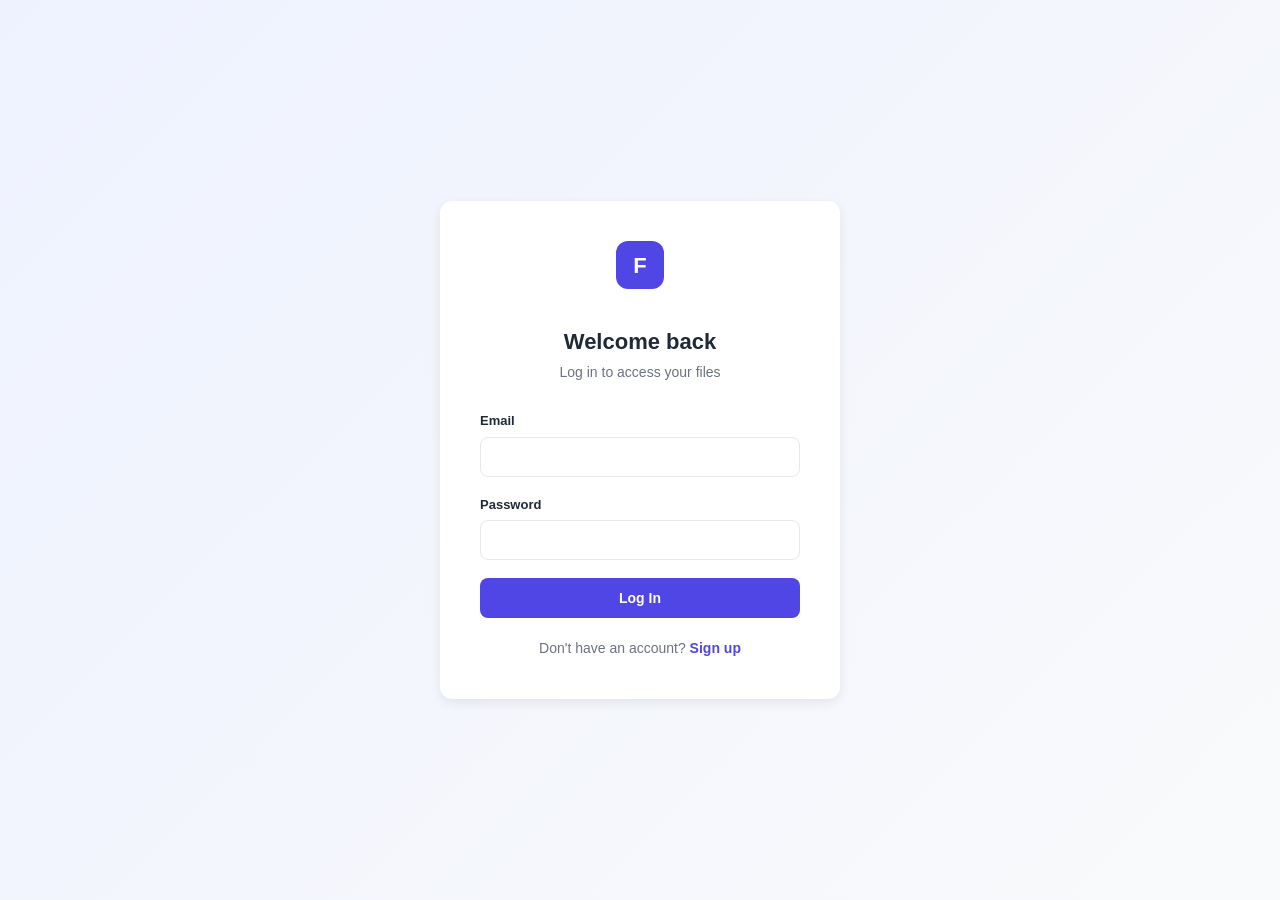
<file: frontend/index.html>
<!DOCTYPE html>
<html lang="en">
<head>
  <meta charset="UTF-8" />
  <title>File Sharing System</title>
  <script src="js/config.js"></script>
  <script src="js/auth.js"></script>
  <script>
    window.location.href = isLoggedIn() ? "dashboard.html" : "login.html";
  </script>
</head>
<body></body>
</html>
</file>
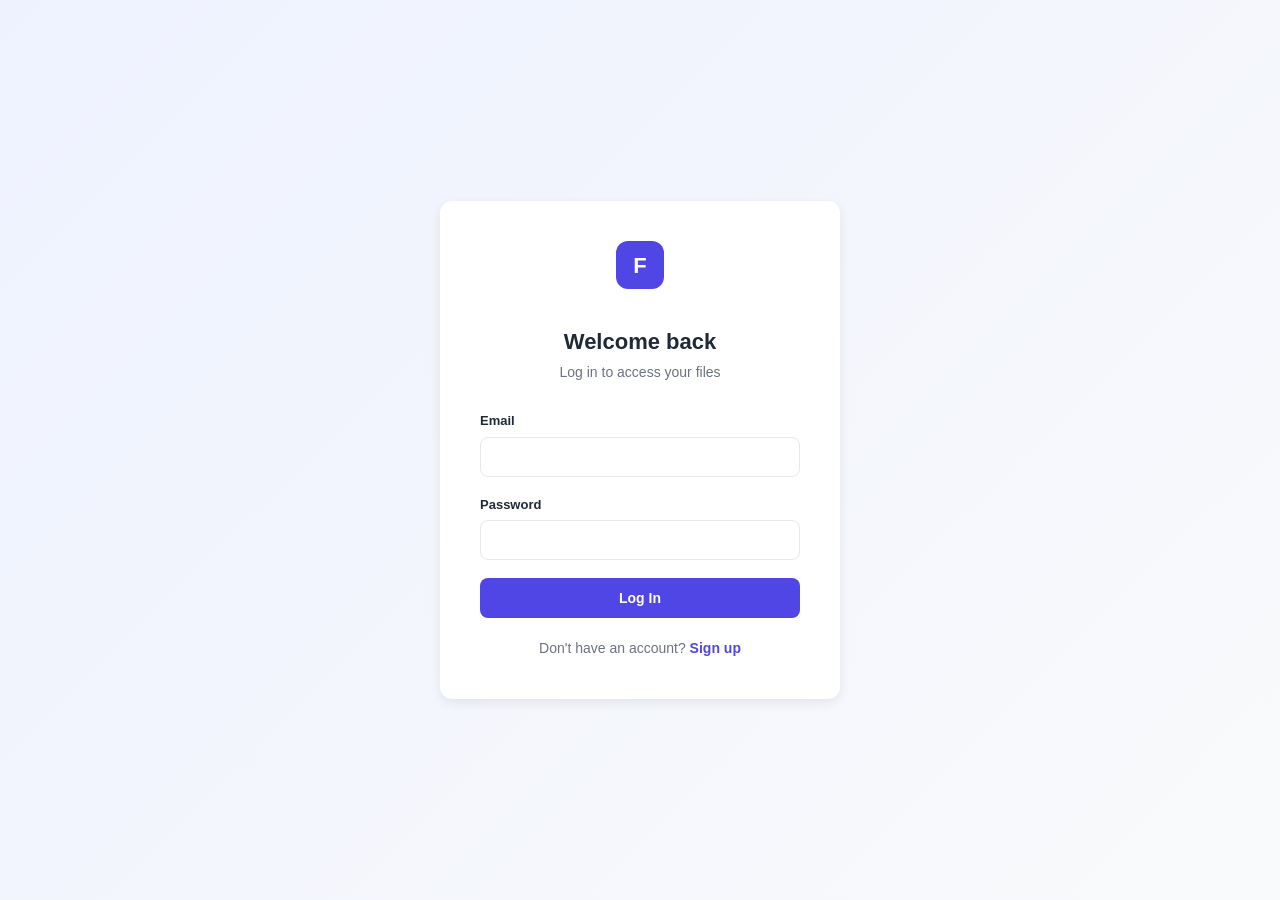
<file: frontend/dashboard.html>
<!DOCTYPE html>
<html lang="en">
<head>
  <meta charset="UTF-8" />
  <meta name="viewport" content="width=device-width, initial-scale=1.0" />
  <title>My Files - File Sharing System</title>
  <link rel="stylesheet" href="style.css" />
</head>
<body>
  <div class="navbar">
    <div class="navbar-brand">
      <div class="logo">F</div>
      <span>File Sharing System</span>
    </div>
    <div class="navbar-user">
      <span id="userEmail"></span>
      <button class="btn-secondary" id="logoutBtn">Log Out</button>
    </div>
  </div>

  <div class="container">
    <div class="status-msg" id="statusMsg"></div>

    <div class="stats-row">
      <div class="stat-card">
        <div class="stat-label">Total Files</div>
        <div class="stat-value" id="statTotalFiles">–</div>
      </div>
      <div class="stat-card">
        <div class="stat-label">Storage Used</div>
        <div class="stat-value" id="statStorageUsed">–</div>
      </div>
      <div class="stat-card">
        <div class="stat-label">Active Shares</div>
        <div class="stat-value" id="statActiveShares">–</div>
      </div>
      <div class="stat-card">
        <div class="stat-label">Total Downloads</div>
        <div class="stat-value" id="statDownloads">–</div>
      </div>
    </div>

    <div class="card">
      <h3>Upload a file</h3>
      <label class="dropzone" id="dropzone" for="fileInput">
        <div class="dz-icon">⬆</div>
        <div class="dz-text"><strong>Click to browse</strong> or drag and drop a file here</div>
        <input type="file" id="fileInput" />
      </label>
      <div class="selected-file" id="selectedFile">
        <span id="selectedFileName"></span>
        <button class="btn-secondary" id="clearFileBtn" type="button">Remove</button>
      </div>
      <div class="progress-bar-track" id="progressTrack">
        <div class="progress-bar-fill" id="progressFill"></div>
      </div>
      <button class="btn" id="uploadBtn" style="margin-top: 16px; display: none;">Upload File</button>
    </div>

    <div class="card">
      <h3>My Files</h3>
      <div id="filesContainer">
        <div class="empty-state">Loading files...</div>
      </div>
    </div>
  </div>

  <script src="js/config.js"></script>
  <script src="js/auth.js"></script>
  <script src="js/api.js"></script>
  <script>
    requireAuth();
    document.getElementById("userEmail").textContent = getUserEmail();

    const statusMsg = document.getElementById("statusMsg");
    const filesContainer = document.getElementById("filesContainer");
    const fileInput = document.getElementById("fileInput");
    const dropzone = document.getElementById("dropzone");
    const uploadBtn = document.getElementById("uploadBtn");
    const selectedFile = document.getElementById("selectedFile");
    const selectedFileName = document.getElementById("selectedFileName");
    const clearFileBtn = document.getElementById("clearFileBtn");
    const progressTrack = document.getElementById("progressTrack");
    const progressFill = document.getElementById("progressFill");

    let currentFile = null;

    function showStatus(message, type) {
      statusMsg.textContent = message;
      statusMsg.className = `status-msg ${type}`;
      statusMsg.style.display = "block";
      window.scrollTo({ top: 0, behavior: "smooth" });
      setTimeout(() => (statusMsg.style.display = "none"), 5000);
    }

    function formatBytes(bytes) {
      if (!bytes) return "0 B";
      if (bytes < 1024) return bytes + " B";
      if (bytes < 1024 * 1024) return (bytes / 1024).toFixed(1) + " KB";
      return (bytes / (1024 * 1024)).toFixed(1) + " MB";
    }

    function formatDate(isoString) {
      const d = new Date(isoString);
      return d.toLocaleDateString() + " " + d.toLocaleTimeString([], { hour: "2-digit", minute: "2-digit" });
    }

    function fileExtIcon(fileName) {
      const ext = (fileName.split(".").pop() || "?").slice(0, 3).toUpperCase();
      return ext;
    }

    function escapeHtml(str) {
      const div = document.createElement("div");
      div.textContent = str;
      return div.innerHTML;
    }

    // ---------- File selection (click + drag/drop) ----------

    fileInput.addEventListener("change", () => {
      if (fileInput.files[0]) selectFile(fileInput.files[0]);
    });

    ["dragover", "dragenter"].forEach((evt) =>
      dropzone.addEventListener(evt, (e) => {
        e.preventDefault();
        dropzone.classList.add("dragover");
      })
    );

    ["dragleave", "drop"].forEach((evt) =>
      dropzone.addEventListener(evt, (e) => {
        e.preventDefault();
        dropzone.classList.remove("dragover");
      })
    );

    dropzone.addEventListener("drop", (e) => {
      const file = e.dataTransfer.files[0];
      if (file) selectFile(file);
    });

    function selectFile(file) {
      currentFile = file;
      selectedFileName.textContent = `${file.name} (${formatBytes(file.size)})`;
      selectedFile.style.display = "flex";
      uploadBtn.style.display = "block";
    }

    clearFileBtn.addEventListener("click", () => {
      currentFile = null;
      fileInput.value = "";
      selectedFile.style.display = "none";
      uploadBtn.style.display = "none";
    });

    // ---------- Upload ----------

    uploadBtn.addEventListener("click", async () => {
      if (!currentFile) return;

      uploadBtn.disabled = true;
      uploadBtn.innerHTML = '<span class="spinner"></span>Uploading...';
      progressTrack.style.display = "block";
      progressFill.style.width = "0%";

      try {
        const { uploadUrl } = await requestUploadUrl(
          currentFile.name,
          currentFile.type || "application/octet-stream",
          currentFile.size
        );
        await uploadToS3(uploadUrl, currentFile, (pct) => {
          progressFill.style.width = pct + "%";
        });
        showStatus("File uploaded successfully", "success");
        clearFileBtn.click();
        refreshFiles();
      } catch (err) {
        showStatus(`Upload failed: ${err.message}`, "error");
      } finally {
        uploadBtn.disabled = false;
        uploadBtn.textContent = "Upload File";
        progressTrack.style.display = "none";
      }
    });

    // ---------- Files list + stats ----------

    async function refreshFiles() {
      try {
        const result = await listFiles();
        renderFiles(result.files);
        renderStats(result.files);
      } catch (err) {
        filesContainer.innerHTML = `<div class="empty-state">Failed to load files: ${escapeHtml(err.message)}</div>`;
      }
    }

    function renderStats(files) {
      const totalSize = files.reduce((sum, f) => sum + (f.fileSize || 0), 0);
      const totalDownloads = files.reduce((sum, f) => sum + (f.downloadCount || 0), 0);
      const activeShares = files.filter((f) => f.shareId).length;

      document.getElementById("statTotalFiles").textContent = files.length;
      document.getElementById("statStorageUsed").textContent = formatBytes(totalSize);
      document.getElementById("statActiveShares").textContent = activeShares;
      document.getElementById("statDownloads").textContent = totalDownloads;
    }

    function renderFiles(files) {
      if (!files || files.length === 0) {
        filesContainer.innerHTML = `
          <div class="empty-state">
            <div class="empty-icon">📁</div>
            No files yet. Upload your first file above.
          </div>`;
        return;
      }

      const rows = files
        .map(
          (file) => `
        <tr>
          <td>
            <div class="file-name-cell">
              <div class="file-icon">${fileExtIcon(file.fileName)}</div>
              <div>${escapeHtml(file.fileName)}</div>
            </div>
          </td>
          <td>${formatBytes(file.fileSize)}</td>
          <td>${formatDate(file.uploadDate)}</td>
          <td>${file.downloadCount}</td>
          <td>
            <div class="file-actions">
              <button class="action-btn" onclick="handleDownload('${file.fileId}')">Download</button>
              <button class="action-btn" onclick="handleShare('${file.fileId}')">Share</button>
              <button class="action-btn danger" onclick="handleDelete('${file.fileId}')">Delete</button>
            </div>
            <div class="share-link-box" id="shareBox-${file.fileId}" style="display: none;"></div>
          </td>
        </tr>
      `
        )
        .join("");

      filesContainer.innerHTML = `
        <table>
          <thead>
            <tr>
              <th>Name</th>
              <th>Size</th>
              <th>Uploaded</th>
              <th>Downloads</th>
              <th>Actions</th>
            </tr>
          </thead>
          <tbody>${rows}</tbody>
        </table>
      `;
    }

    // ---------- Actions ----------

    async function handleDownload(fileId) {
      try {
        const result = await getDownloadUrl(fileId);
        window.open(result.downloadUrl, "_blank");
        refreshFiles();
      } catch (err) {
        showStatus(`Download failed: ${err.message}`, "error");
      }
    }

    async function handleShare(fileId) {
      try {
        const result = await createShareLink(fileId, 24);
        const shareUrl = `${window.location.origin}${window.location.pathname.replace(
          "dashboard.html",
          "shared.html"
        )}?shareId=${result.shareId}`;
        const box = document.getElementById(`shareBox-${fileId}`);
        box.style.display = "flex";
        box.innerHTML = `
          <input type="text" readonly value="${shareUrl}" onclick="this.select()" />
          <button class="action-btn" onclick="copyShareLink('${shareUrl}', this)">Copy</button>
          <button class="action-btn danger" onclick="handleRevoke('${fileId}')">Revoke</button>
        `;
        showStatus("Share link created — expires in 24 hours", "success");
      } catch (err) {
        showStatus(`Failed to create share link: ${err.message}`, "error");
      }
    }

    function copyShareLink(url, btn) {
      navigator.clipboard.writeText(url);
      const original = btn.textContent;
      btn.textContent = "Copied!";
      setTimeout(() => (btn.textContent = original), 1500);
    }

    async function handleRevoke(fileId) {
      try {
        await revokeShareLink(fileId);
        document.getElementById(`shareBox-${fileId}`).style.display = "none";
        showStatus("Share link revoked", "success");
        refreshFiles();
      } catch (err) {
        showStatus(`Failed to revoke: ${err.message}`, "error");
      }
    }

    async function handleDelete(fileId) {
      if (!confirm("Delete this file? This cannot be undone.")) return;
      try {
        await deleteFile(fileId);
        showStatus("File deleted", "success");
        refreshFiles();
      } catch (err) {
        showStatus(`Delete failed: ${err.message}`, "error");
      }
    }

    document.getElementById("logoutBtn").addEventListener("click", logout);

    refreshFiles();
  </script>
</body>
</html>
</file>
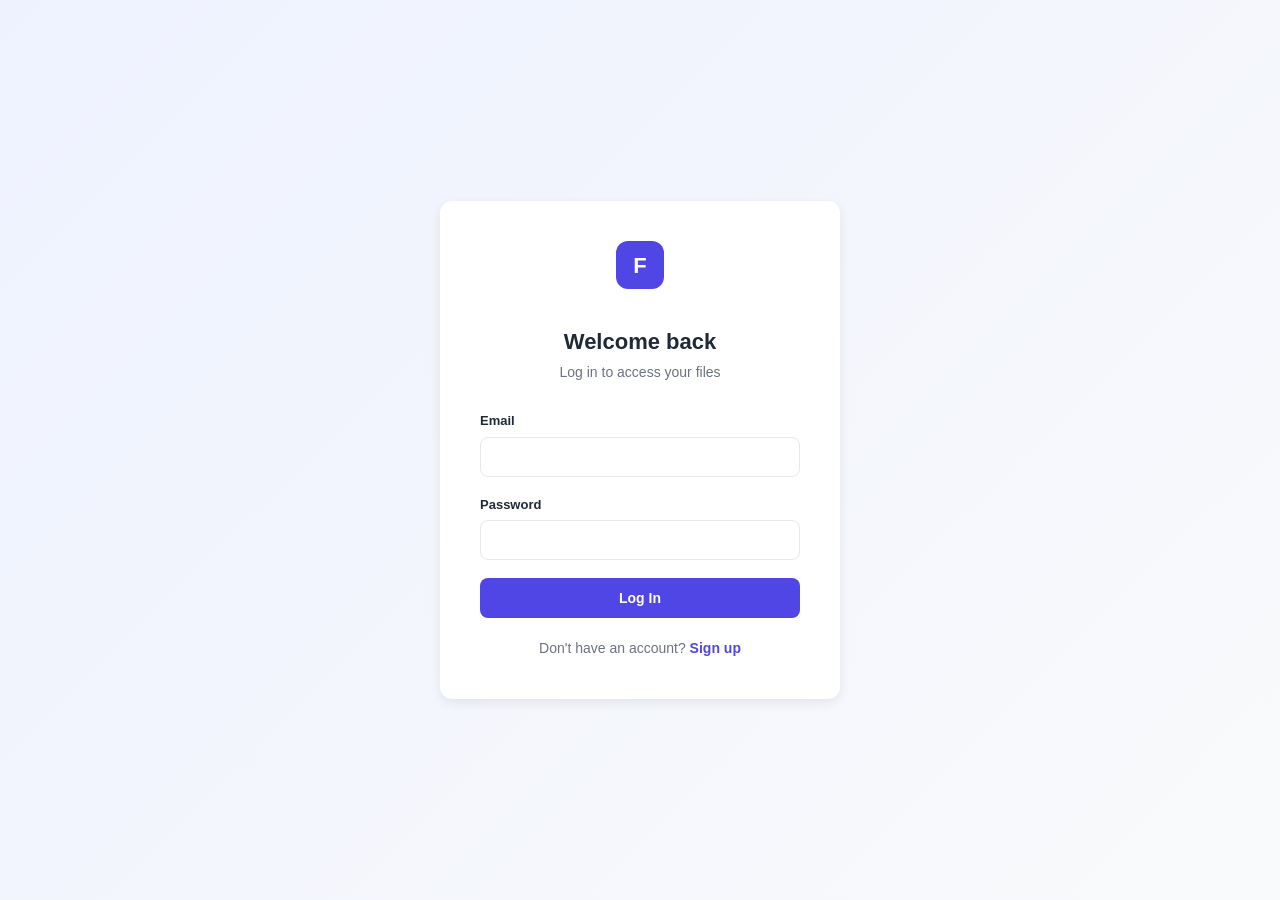
<file: frontend/login.html>
<!DOCTYPE html>
<html lang="en">
<head>
  <meta charset="UTF-8" />
  <meta name="viewport" content="width=device-width, initial-scale=1.0" />
  <title>Log In - File Sharing System</title>
  <link rel="stylesheet" href="style.css" />
</head>
<body class="auth-page">
  <div class="auth-container">
    <div class="auth-brand">
      <div class="logo">F</div>
    </div>
    <h1>Welcome back</h1>
    <p class="auth-subtitle">Log in to access your files</p>

    <div class="error-msg" id="errorMsg"></div>

    <form id="loginForm">
      <div class="form-group">
        <label for="email">Email</label>
        <input type="email" id="email" autocomplete="username" required />
      </div>
      <div class="form-group">
        <label for="password">Password</label>
        <input type="password" id="password" autocomplete="current-password" required />
      </div>
      <button type="submit" class="btn" id="submitBtn">Log In</button>
    </form>

    <div class="link-row">
      Don't have an account? <a href="signup.html">Sign up</a>
    </div>
  </div>

  <script src="js/config.js"></script>
  <script src="js/auth.js"></script>
  <script>
    if (isLoggedIn()) window.location.href = "dashboard.html";

    const form = document.getElementById("loginForm");
    const errorMsg = document.getElementById("errorMsg");
    const submitBtn = document.getElementById("submitBtn");

    form.addEventListener("submit", async (e) => {
      e.preventDefault();
      const email = document.getElementById("email").value.trim();
      const password = document.getElementById("password").value;

      errorMsg.style.display = "none";
      submitBtn.disabled = true;
      submitBtn.innerHTML = '<span class="spinner"></span>Logging in...';

      try {
        await login(email, password);
        window.location.href = "dashboard.html";
      } catch (err) {
        errorMsg.textContent = err.message;
        errorMsg.style.display = "block";
        submitBtn.disabled = false;
        submitBtn.textContent = "Log In";
      }
    });
  </script>
</body>
</html>
</file>
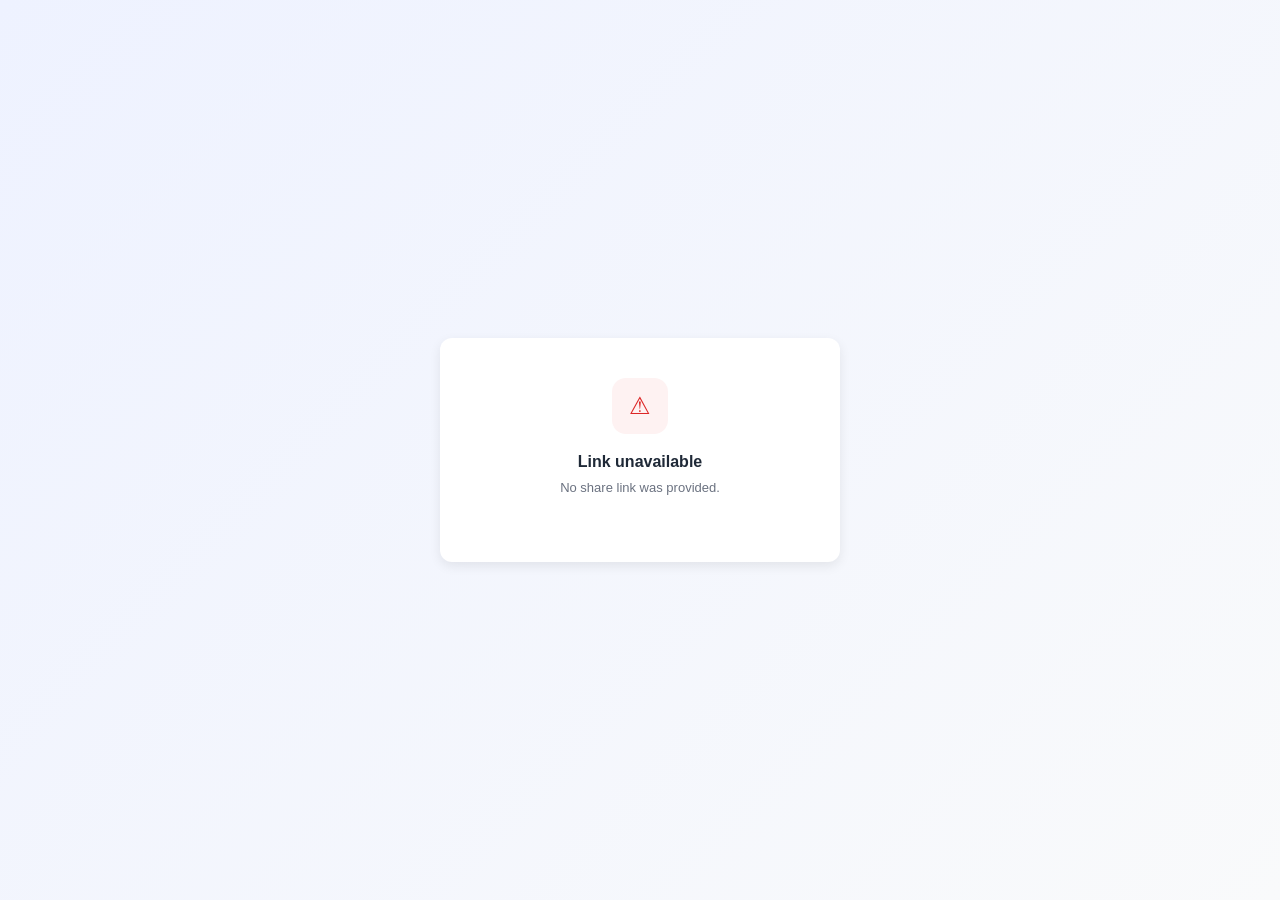
<file: frontend/shared.html>
<!DOCTYPE html>
<html lang="en">
<head>
  <meta charset="UTF-8" />
  <meta name="viewport" content="width=device-width, initial-scale=1.0" />
  <title>Shared File - File Sharing System</title>
  <link rel="stylesheet" href="style.css" />
</head>
<body class="auth-page">
  <div class="auth-container">
    <div id="content">
      <div style="text-align: center; color: var(--text-muted); padding: 20px 0;">
        <span class="spinner" style="border-top-color: var(--primary); border-color: rgba(79,70,229,0.2);"></span>
        Checking link...
      </div>
    </div>
  </div>

  <script src="js/config.js"></script>
  <script>
    async function loadSharedFile() {
      const params = new URLSearchParams(window.location.search);
      const shareId = params.get("shareId");
      const content = document.getElementById("content");

      if (!shareId) {
        renderError("No share link was provided.");
        return;
      }

      try {
        const response = await fetch(`${CONFIG.API_BASE_URL}/share/${shareId}`);
        const data = await response.json();

        if (!response.ok) {
          throw new Error(data.error || "This link is invalid or has expired.");
        }

        content.innerHTML = `
          <div class="shared-icon">📄</div>
          <div class="shared-filename">${escapeHtml(data.fileName)}</div>
          <div class="shared-subtitle">This file is ready to download</div>
          <a href="${data.downloadUrl}" class="btn" style="display: block; text-align: center; text-decoration: none;">
            Download File
          </a>
        `;
      } catch (err) {
        renderError(err.message);
      }
    }

    function renderError(message) {
      document.getElementById("content").innerHTML = `
        <div class="shared-icon" style="background: var(--danger-bg); color: var(--danger);">⚠</div>
        <div class="shared-filename">Link unavailable</div>
        <div class="shared-subtitle">${escapeHtml(message)}</div>
      `;
    }

    function escapeHtml(str) {
      const div = document.createElement("div");
      div.textContent = str;
      return div.innerHTML;
    }

    loadSharedFile();
  </script>
</body>
</html>
</file>
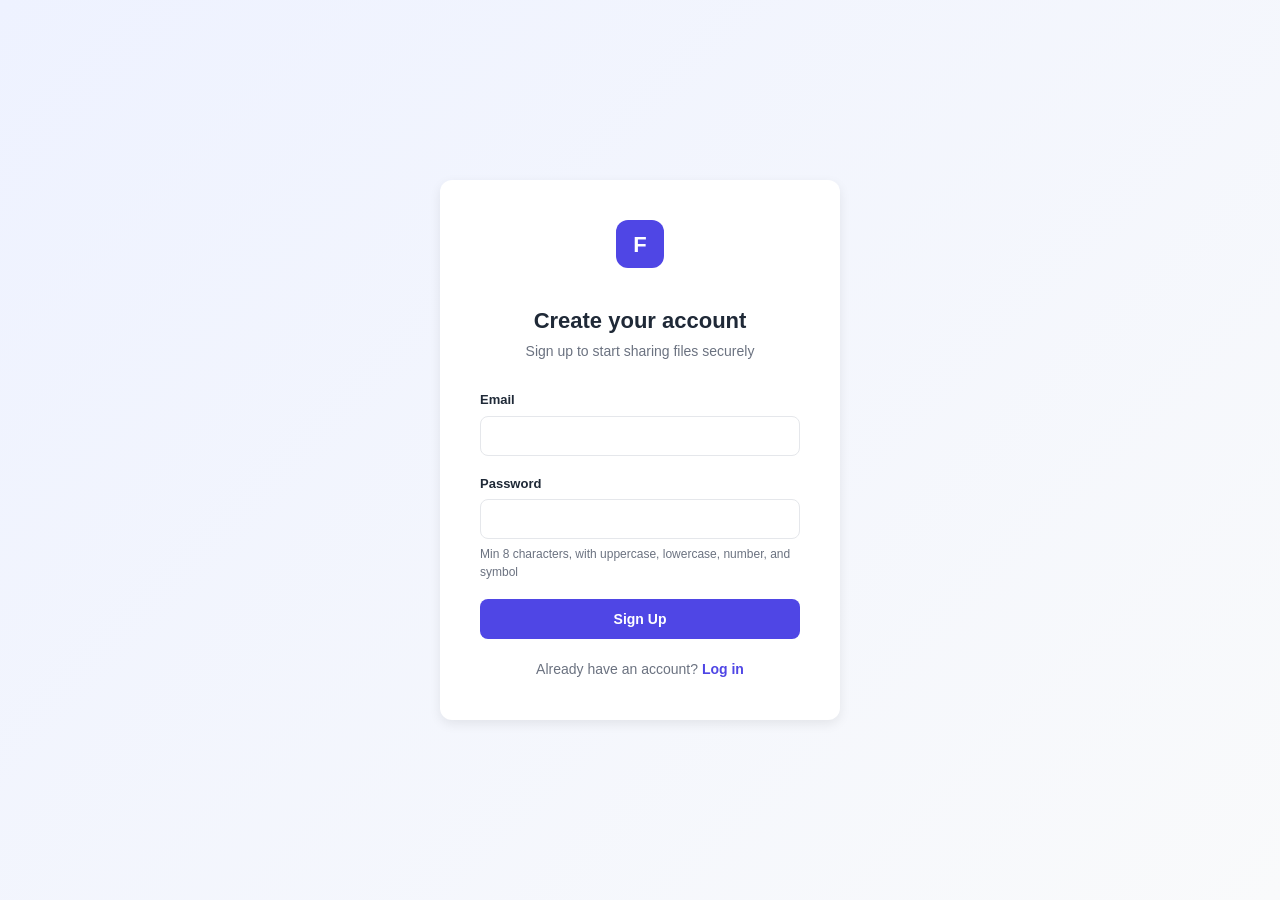
<file: frontend/signup.html>
<!DOCTYPE html>
<html lang="en">
<head>
  <meta charset="UTF-8" />
  <meta name="viewport" content="width=device-width, initial-scale=1.0" />
  <title>Sign Up - File Sharing System</title>
  <link rel="stylesheet" href="style.css" />
</head>
<body class="auth-page">
  <div class="auth-container">
    <div class="auth-brand">
      <div class="logo">F</div>
    </div>
    <h1 id="pageTitle">Create your account</h1>
    <p class="auth-subtitle" id="pageSubtitle">Sign up to start sharing files securely</p>

    <div class="error-msg" id="errorMsg"></div>
    <div class="success-msg" id="successMsg"></div>

    <form id="signupForm">
      <div class="form-group">
        <label for="email">Email</label>
        <input type="email" id="email" autocomplete="username" required />
      </div>
      <div class="form-group">
        <label for="password">Password</label>
        <input type="password" id="password" autocomplete="new-password" required minlength="8" />
        <small>Min 8 characters, with uppercase, lowercase, number, and symbol</small>
      </div>
      <button type="submit" class="btn" id="submitBtn">Sign Up</button>
    </form>

    <form id="confirmForm" style="display: none">
      <div class="form-group">
        <label for="code">Verification code</label>
        <input type="text" id="code" inputmode="numeric" required />
        <small>Check your email inbox (and spam folder) for the code</small>
      </div>
      <button type="submit" class="btn" id="confirmBtn">Confirm Account</button>
    </form>

    <div class="link-row">
      Already have an account? <a href="login.html">Log in</a>
    </div>
  </div>

  <script src="js/config.js"></script>
  <script src="js/auth.js"></script>
  <script>
    if (isLoggedIn()) window.location.href = "dashboard.html";

    let signedUpEmail = "";
    const errorMsg = document.getElementById("errorMsg");
    const successMsg = document.getElementById("successMsg");

    document.getElementById("signupForm").addEventListener("submit", async (e) => {
      e.preventDefault();
      const email = document.getElementById("email").value.trim();
      const password = document.getElementById("password").value;
      const submitBtn = document.getElementById("submitBtn");

      errorMsg.style.display = "none";
      submitBtn.disabled = true;
      submitBtn.innerHTML = '<span class="spinner"></span>Signing up...';

      try {
        await signUp(email, password);
        signedUpEmail = email;
        document.getElementById("signupForm").style.display = "none";
        document.getElementById("confirmForm").style.display = "block";
        document.getElementById("pageTitle").textContent = "Verify your email";
        document.getElementById("pageSubtitle").textContent = `We sent a code to ${email}`;
      } catch (err) {
        errorMsg.textContent = err.message;
        errorMsg.style.display = "block";
        submitBtn.disabled = false;
        submitBtn.textContent = "Sign Up";
      }
    });

    document.getElementById("confirmForm").addEventListener("submit", async (e) => {
      e.preventDefault();
      const code = document.getElementById("code").value.trim();
      const confirmBtn = document.getElementById("confirmBtn");

      errorMsg.style.display = "none";
      confirmBtn.disabled = true;
      confirmBtn.innerHTML = '<span class="spinner"></span>Confirming...';

      try {
        await confirmSignUp(signedUpEmail, code);
        successMsg.textContent = "Account confirmed! Redirecting to login...";
        successMsg.style.display = "block";
        setTimeout(() => (window.location.href = "login.html"), 1500);
      } catch (err) {
        errorMsg.textContent = err.message;
        errorMsg.style.display = "block";
        confirmBtn.disabled = false;
        confirmBtn.textContent = "Confirm Account";
      }
    });
  </script>
</body>
</html>
</file>
<file: frontend/style.css>
:root {
  --primary: #4f46e5;
  --primary-dark: #4338ca;
  --primary-light: #eef2ff;
  --success: #059669;
  --success-bg: #ecfdf5;
  --danger: #dc2626;
  --danger-bg: #fef2f2;
  --text: #1f2937;
  --text-muted: #6b7280;
  --border: #e5e7eb;
  --bg: #f9fafb;
  --white: #ffffff;
  --radius: 12px;
  --shadow: 0 1px 3px rgba(0, 0, 0, 0.06), 0 1px 2px rgba(0, 0, 0, 0.04);
  --shadow-md: 0 4px 12px rgba(0, 0, 0, 0.08);
}

* {
  margin: 0;
  padding: 0;
  box-sizing: border-box;
}

body {
  font-family: "Inter", -apple-system, BlinkMacSystemFont, "Segoe UI", sans-serif;
  background: var(--bg);
  color: var(--text);
  line-height: 1.5;
}

/* ---------- Auth pages ---------- */

.auth-page {
  min-height: 100vh;
  display: flex;
  align-items: center;
  justify-content: center;
  padding: 20px;
  background: linear-gradient(135deg, #eef2ff 0%, #f9fafb 100%);
}

.auth-container {
  width: 100%;
  max-width: 400px;
  background: var(--white);
  padding: 40px;
  border-radius: var(--radius);
  box-shadow: var(--shadow-md);
}

.auth-brand {
  text-align: center;
  margin-bottom: 24px;
}

.auth-brand .logo {
  display: inline-flex;
  align-items: center;
  justify-content: center;
  width: 48px;
  height: 48px;
  border-radius: 12px;
  background: var(--primary);
  color: white;
  font-size: 22px;
  font-weight: 700;
  margin-bottom: 12px;
}

.auth-container h1 {
  font-size: 22px;
  font-weight: 700;
  text-align: center;
  margin-bottom: 4px;
}

.auth-subtitle {
  text-align: center;
  color: var(--text-muted);
  font-size: 14px;
  margin-bottom: 28px;
}

.form-group {
  margin-bottom: 18px;
}

.form-group label {
  display: block;
  margin-bottom: 6px;
  font-size: 13px;
  font-weight: 600;
  color: var(--text);
}

.form-group input {
  width: 100%;
  padding: 11px 14px;
  border: 1.5px solid var(--border);
  border-radius: 8px;
  font-size: 14px;
  font-family: inherit;
  transition: border-color 0.15s;
}

.form-group input:focus {
  outline: none;
  border-color: var(--primary);
}

.form-group small {
  display: block;
  margin-top: 6px;
  color: var(--text-muted);
  font-size: 12px;
}

.btn {
  width: 100%;
  padding: 12px;
  background: var(--primary);
  color: white;
  border: none;
  border-radius: 8px;
  font-size: 14px;
  font-weight: 600;
  cursor: pointer;
  font-family: inherit;
  transition: background 0.15s;
}

.btn:hover:not(:disabled) {
  background: var(--primary-dark);
}

.btn:disabled {
  background: #c7c9d1;
  cursor: not-allowed;
}

.error-msg,
.success-msg {
  padding: 12px 14px;
  border-radius: 8px;
  font-size: 13px;
  margin-bottom: 18px;
  display: none;
}

.error-msg {
  background: var(--danger-bg);
  color: var(--danger);
}

.success-msg {
  background: var(--success-bg);
  color: var(--success);
}

.link-row {
  text-align: center;
  margin-top: 20px;
  font-size: 14px;
  color: var(--text-muted);
}

.link-row a {
  color: var(--primary);
  text-decoration: none;
  font-weight: 600;
}

.link-row a:hover {
  text-decoration: underline;
}

/* ---------- App shell (dashboard) ---------- */

.navbar {
  background: var(--white);
  border-bottom: 1px solid var(--border);
  padding: 14px 32px;
  display: flex;
  justify-content: space-between;
  align-items: center;
  position: sticky;
  top: 0;
  z-index: 10;
}

.navbar-brand {
  display: flex;
  align-items: center;
  gap: 10px;
  font-weight: 700;
  font-size: 16px;
}

.navbar-brand .logo {
  display: inline-flex;
  align-items: center;
  justify-content: center;
  width: 32px;
  height: 32px;
  border-radius: 8px;
  background: var(--primary);
  color: white;
  font-size: 15px;
  font-weight: 700;
}

.navbar-user {
  display: flex;
  align-items: center;
  gap: 16px;
  font-size: 13px;
  color: var(--text-muted);
}

.btn-secondary {
  padding: 8px 16px;
  background: var(--bg);
  color: var(--text);
  border: 1px solid var(--border);
  border-radius: 8px;
  font-size: 13px;
  font-weight: 600;
  cursor: pointer;
  font-family: inherit;
}

.btn-secondary:hover {
  background: #f1f2f4;
}

.container {
  max-width: 1040px;
  margin: 0 auto;
  padding: 32px 24px 64px;
}

/* ---------- Stat cards ---------- */

.stats-row {
  display: grid;
  grid-template-columns: repeat(auto-fit, minmax(180px, 1fr));
  gap: 16px;
  margin-bottom: 24px;
}

.stat-card {
  background: var(--white);
  border-radius: var(--radius);
  padding: 20px;
  box-shadow: var(--shadow);
}

.stat-card .stat-label {
  font-size: 12px;
  color: var(--text-muted);
  text-transform: uppercase;
  letter-spacing: 0.03em;
  margin-bottom: 6px;
}

.stat-card .stat-value {
  font-size: 26px;
  font-weight: 700;
}

/* ---------- Cards ---------- */

.card {
  background: var(--white);
  border-radius: var(--radius);
  padding: 24px;
  margin-bottom: 20px;
  box-shadow: var(--shadow);
}

.card h3 {
  font-size: 15px;
  font-weight: 700;
  margin-bottom: 16px;
}

/* ---------- Upload dropzone ---------- */

.dropzone {
  border: 2px dashed var(--border);
  border-radius: 10px;
  padding: 28px;
  text-align: center;
  cursor: pointer;
  transition: border-color 0.15s, background 0.15s;
}

.dropzone:hover,
.dropzone.dragover {
  border-color: var(--primary);
  background: var(--primary-light);
}

.dropzone input[type="file"] {
  display: none;
}

.dropzone .dz-icon {
  font-size: 28px;
  margin-bottom: 8px;
}

.dropzone .dz-text {
  font-size: 14px;
  color: var(--text-muted);
}

.dropzone .dz-text strong {
  color: var(--primary);
}

.selected-file {
  display: flex;
  align-items: center;
  justify-content: space-between;
  margin-top: 14px;
  padding: 10px 14px;
  background: var(--bg);
  border-radius: 8px;
  font-size: 13px;
  display: none;
}

.progress-bar-track {
  width: 100%;
  height: 6px;
  background: var(--border);
  border-radius: 3px;
  overflow: hidden;
  margin-top: 14px;
  display: none;
}

.progress-bar-fill {
  height: 100%;
  background: var(--primary);
  width: 0%;
  transition: width 0.15s;
}

/* ---------- Files table ---------- */

table {
  width: 100%;
  border-collapse: collapse;
}

th {
  text-align: left;
  font-size: 11px;
  text-transform: uppercase;
  letter-spacing: 0.03em;
  color: var(--text-muted);
  padding: 10px 12px;
  border-bottom: 2px solid var(--bg);
}

td {
  padding: 14px 12px;
  border-bottom: 1px solid var(--bg);
  font-size: 14px;
  vertical-align: top;
}

tr:last-child td {
  border-bottom: none;
}

.file-name-cell {
  display: flex;
  align-items: center;
  gap: 10px;
}

.file-icon {
  width: 34px;
  height: 34px;
  border-radius: 8px;
  background: var(--primary-light);
  color: var(--primary);
  display: flex;
  align-items: center;
  justify-content: center;
  font-size: 14px;
  font-weight: 700;
  flex-shrink: 0;
}

.file-actions {
  display: flex;
  gap: 6px;
  flex-wrap: wrap;
}

.action-btn {
  padding: 6px 12px;
  border: 1px solid var(--border);
  background: white;
  border-radius: 6px;
  font-size: 12px;
  font-weight: 600;
  cursor: pointer;
  color: var(--text);
  font-family: inherit;
}

.action-btn:hover {
  background: var(--bg);
}

.action-btn.danger {
  color: var(--danger);
  border-color: #fecaca;
}

.action-btn.danger:hover {
  background: var(--danger-bg);
}

.empty-state {
  text-align: center;
  padding: 48px 20px;
  color: var(--text-muted);
  font-size: 14px;
}

.empty-state .empty-icon {
  font-size: 32px;
  margin-bottom: 10px;
}

.status-msg {
  padding: 12px 14px;
  border-radius: 8px;
  font-size: 13px;
  margin-bottom: 18px;
  display: none;
}

.status-msg.error {
  background: var(--danger-bg);
  color: var(--danger);
}

.status-msg.success {
  background: var(--success-bg);
  color: var(--success);
}

.share-link-box {
  display: flex;
  gap: 6px;
  align-items: center;
  margin-top: 10px;
  font-size: 12px;
}

.share-link-box input {
  flex: 1;
  padding: 7px 10px;
  border: 1px solid var(--border);
  border-radius: 6px;
  font-size: 12px;
  color: var(--text-muted);
  font-family: inherit;
}

.share-expiry-select {
  padding: 6px 10px;
  border: 1px solid var(--border);
  border-radius: 6px;
  font-size: 12px;
  font-family: inherit;
  margin-right: 6px;
}

/* ---------- Shared file page ---------- */

.shared-icon {
  width: 56px;
  height: 56px;
  border-radius: 14px;
  background: var(--primary-light);
  color: var(--primary);
  display: flex;
  align-items: center;
  justify-content: center;
  font-size: 24px;
  margin: 0 auto 16px;
}

.shared-filename {
  text-align: center;
  font-size: 16px;
  font-weight: 700;
  margin-bottom: 4px;
  word-break: break-word;
}

.shared-subtitle {
  text-align: center;
  color: var(--text-muted);
  font-size: 13px;
  margin-bottom: 24px;
}

/* ---------- Spinner ---------- */

.spinner {
  display: inline-block;
  width: 16px;
  height: 16px;
  border: 2px solid rgba(255, 255, 255, 0.4);
  border-top-color: white;
  border-radius: 50%;
  animation: spin 0.7s linear infinite;
  vertical-align: middle;
  margin-right: 8px;
}

@keyframes spin {
  to {
    transform: rotate(360deg);
  }
}

@media (max-width: 640px) {
  .navbar {
    padding: 14px 16px;
  }
  .container {
    padding: 20px 16px 48px;
  }
  table thead {
    display: none;
  }
  table,
  tbody,
  tr,
  td {
    display: block;
    width: 100%;
  }
  tr {
    border-bottom: 1px solid var(--bg);
    padding: 12px 0;
  }
  td {
    border: none;
    padding: 4px 0;
  }
}
</file>
